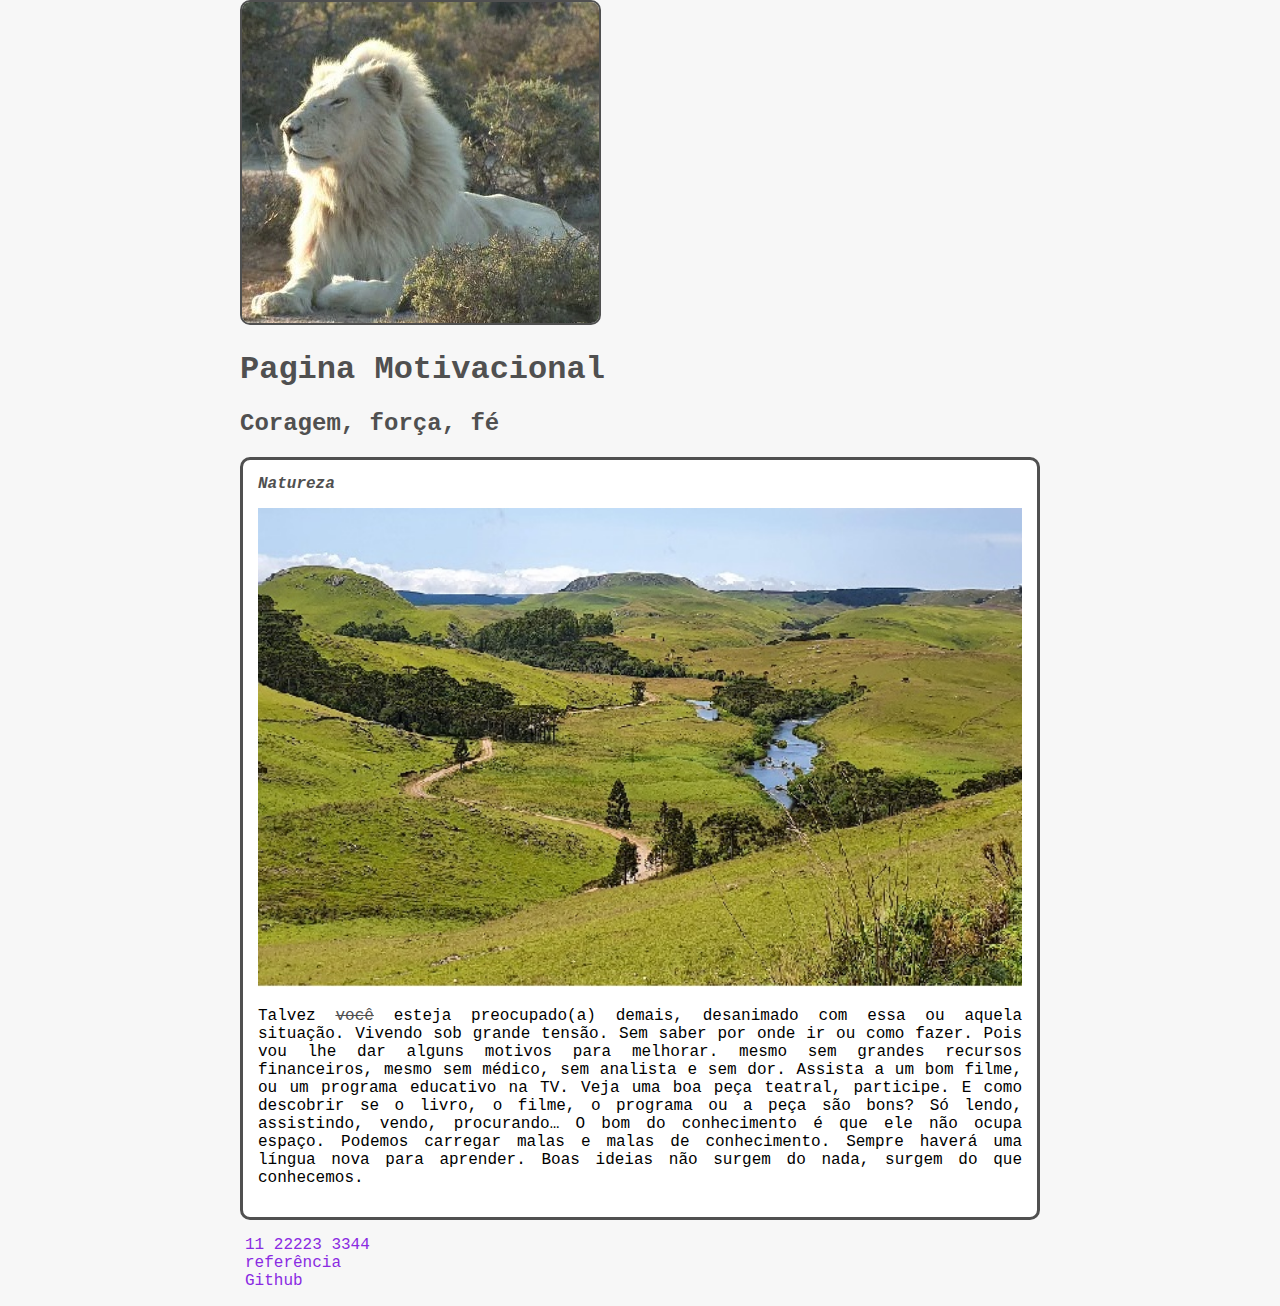
<file: Works DIO/HTML/teste.html>
<!DOCTYPE html>
<html>
	<head>
		<meta charset="utf-8">
		<title>teste pagina WEB</title>
		<link rel="stylesheet" href="style.css">
	</head>
	<body>
		<header>
			<img src="novoleao.jpg" alt="foto leão" class="top">
			<h1 id="title">Pagina Motivacional</h1>
		</header>
		<section>
			<header>
				<h2 class="subtitle">Coragem, força, fé</h2>
			</header>
			<article class="post">
				<header>
					<h3 class="post_title">Natureza</h3>
					<img src="camponovo.jpg" alt="foto campo" class="post_image">
				</header>
				<p class="post_content">
					Talvez <a href ="https://www.pensador.com/textos_motivacao/"target="_blank">você</a> esteja preocupado(a) demais,
					desanimado com essa ou aquela situação.
					Vivendo sob grande tensão.
					Sem saber por onde ir ou como fazer.
					Pois vou lhe dar alguns motivos para melhorar.
					mesmo sem grandes recursos financeiros,
					mesmo sem médico, sem analista e sem dor.
					Assista a um bom filme, ou um programa educativo na TV.
					Veja uma boa peça teatral, participe.

					E como descobrir se o livro, o filme, o programa ou a peça são bons?
					Só lendo, assistindo, vendo, procurando…
					O bom do conhecimento é que ele não ocupa espaço.
					Podemos carregar malas e malas de conhecimento.
					Sempre haverá uma língua nova para aprender.
					Boas ideias não surgem do nada,
					surgem do que conhecemos.
				</p>
			</article>
		</section>
		<footer>
			<ul class="contact_list">
				<li>
					<a href="11 22223 3344">11 22223 3344</a>
				</li>
				<li>
					<a href="https://www.pensador.com/textos_motivacao/" target="_blank">referência</a>
				</li>
				<li>
					<a href="https://github.com/Walldep" target="_blank">Github</a>
				</li>
			</ul>
		</footer>
	</body>
</html>
</file>
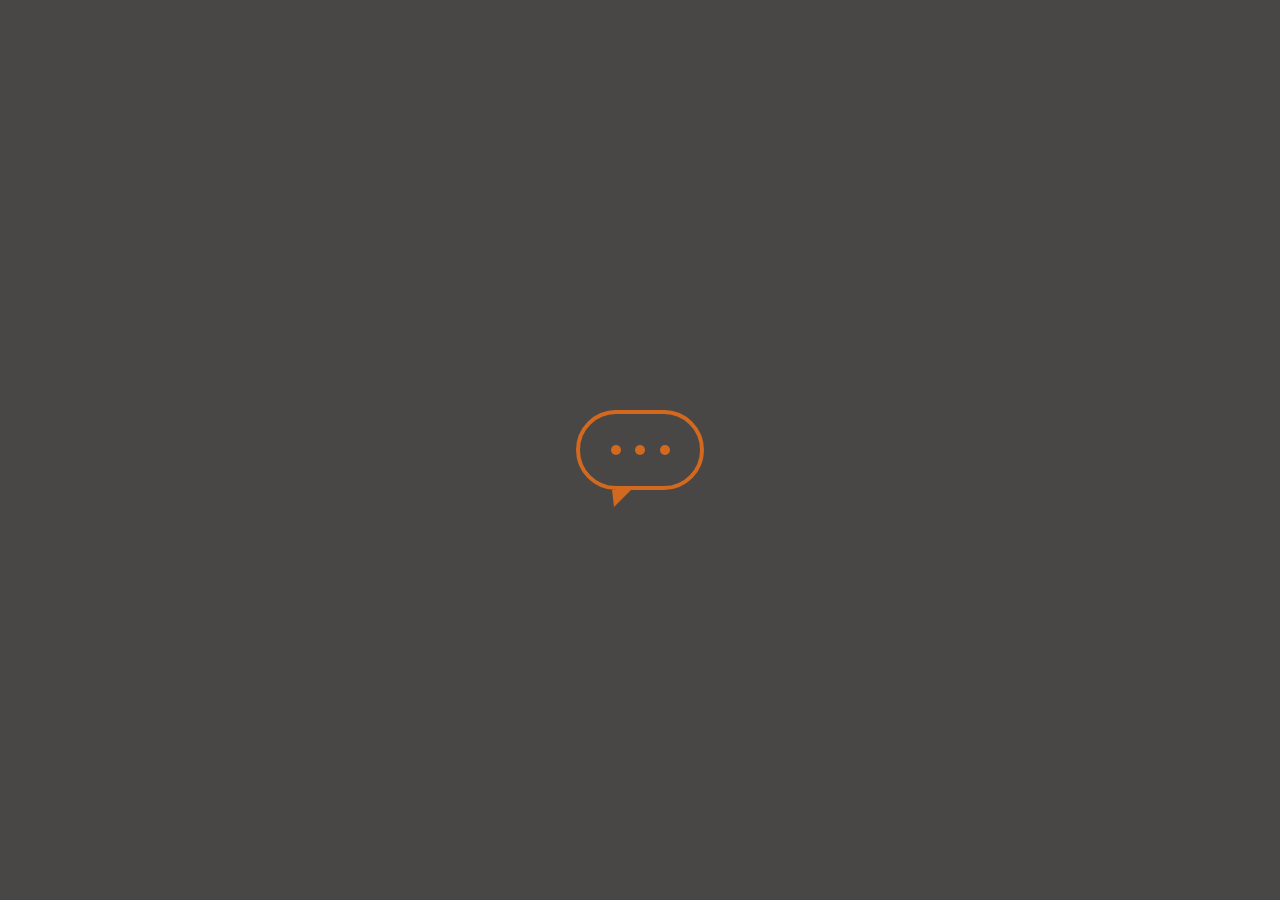
<file: Works DIO/keyf2/key2.html>
<!DOCTYPE html>
<html>
<head>
    <meta charset="UTF-8">
    <meta name="viewport" content="width=device-width, initial-scale=1.0">
    <link rel="stylesheet" href="key2.css">
    <title>Key2</title>
</head>
<body>
    <main class="wrapper">
        <div class="chatbot">
            <div class="chatbot_loading"></div>
            <div class="chatbot_loading"></div>
            <div class="chatbot_loading"></div>
        </div>
    </main>
</body>
</html>
</file>
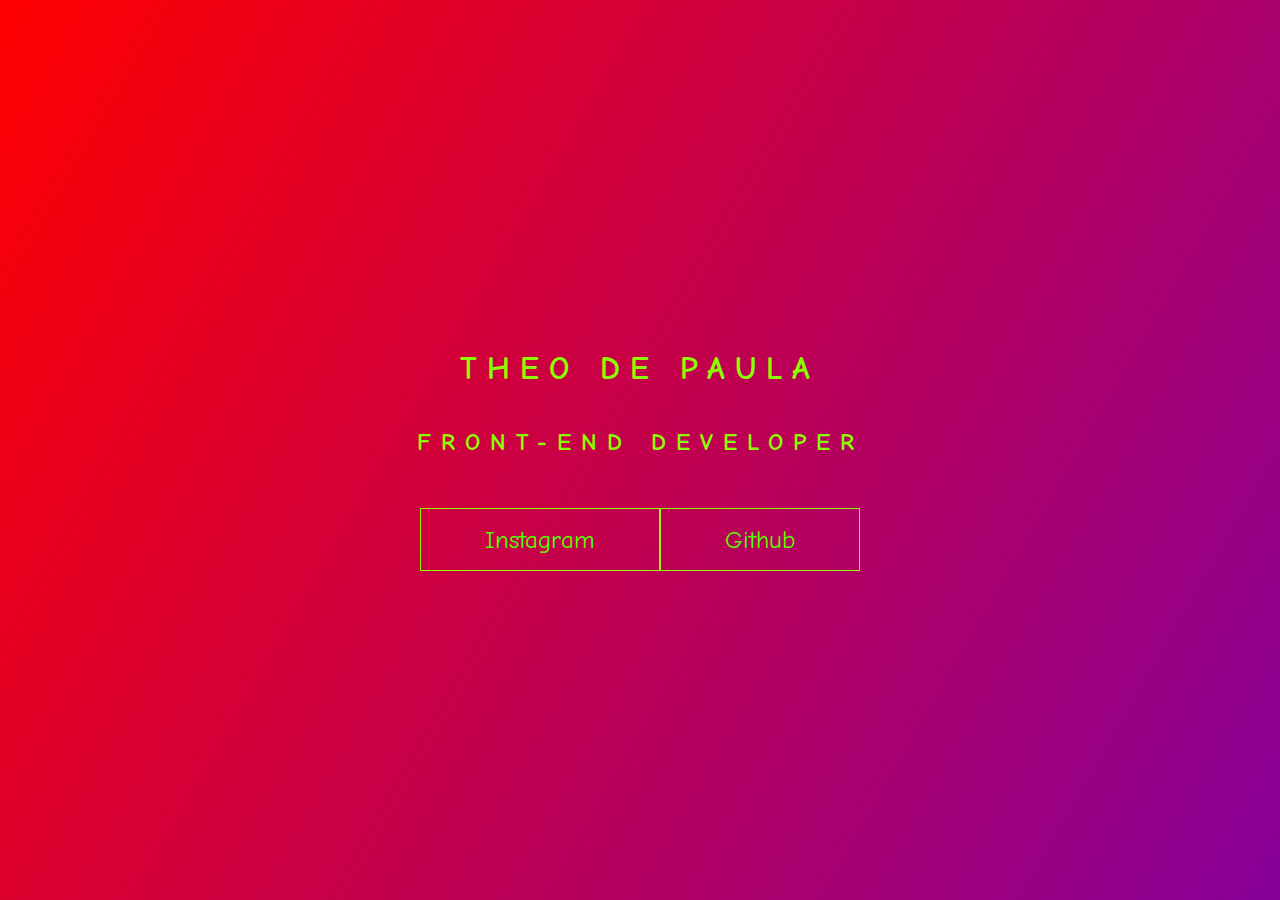
<file: Works DIO/keyframes/keyframe.html>
<!DOCTYPE html>
<html lang="en">
<head>
    <meta charset="UTF-8">
    <meta name="viewport" content="width=device-width, initial-scale=1.0">
    <link rel="stylesheet" href="style.css">
    <title>Keyframe</title>
</head>
<body>
    <main class="wrapper">
        <h1>Theo de Paula</h1>
        <h2>Front-end Developer</h2>
        <div class="social-media">
            <a href="#">Instagram</a>
            <a href="#">Github</a>
        </div>
    </main>
</body>
</html>
</file>
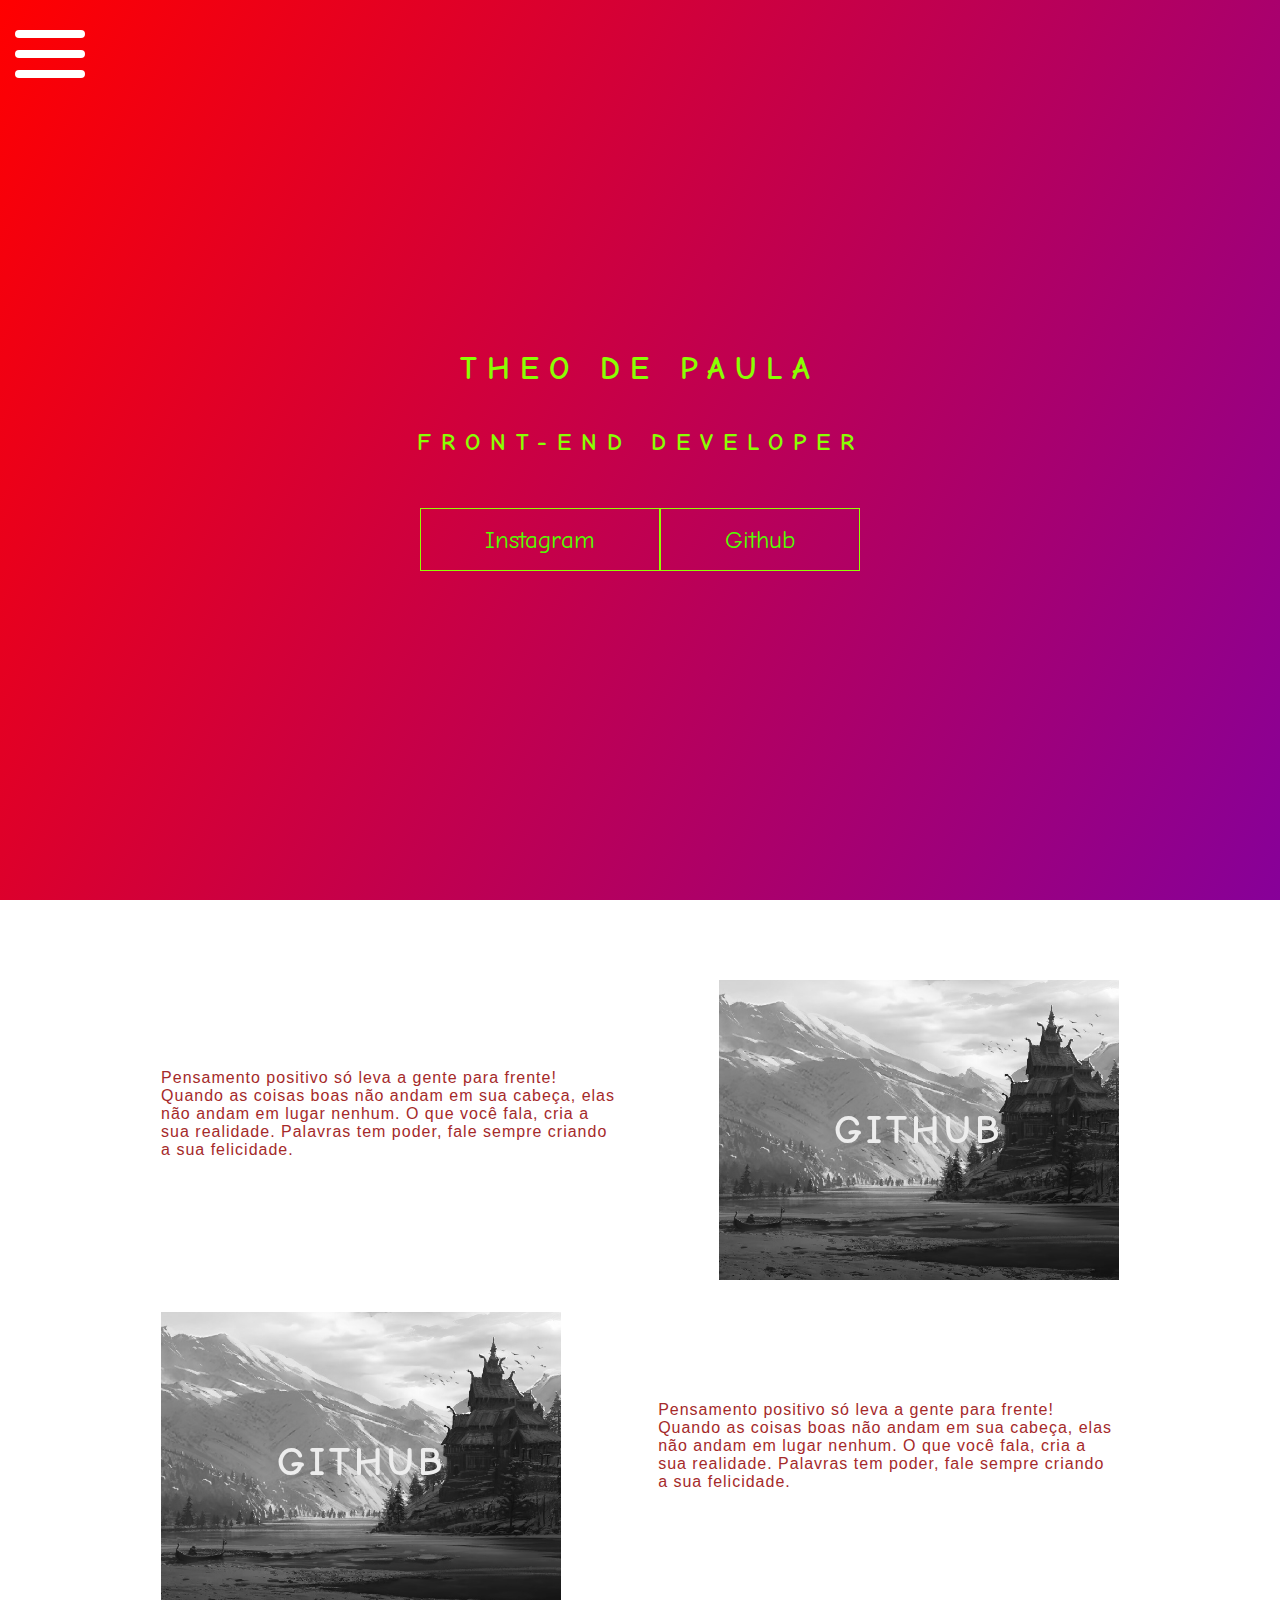
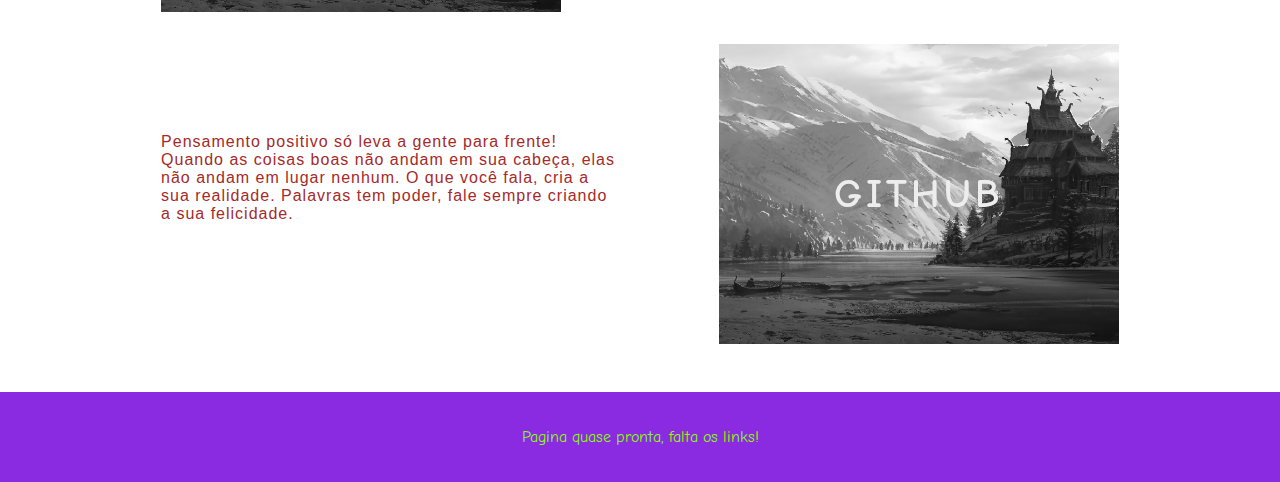
<file: Works DIO/projeto pagina/projeto pagina.html>
<!DOCTYPE html>
<html lang="en">

<head>
	<meta charset="UTF-8">
	<meta name="viewport" content="width=device-width, initial-scale=1.0">
	<link rel="stylesheet" href="style.css">
	<title>pagina_semicomp</title>
</head>

<body>
	<div class="wrapper">
		<h1>Theo de Paula</h1>
		<h2>Front-end Developer</h2>
		<div class="social-media">
			<a href="#">Instagram</a>
			<a href="#">Github</a>
			<div class="trace"></div>
		</div>
	</div>
	<div class="checkbox-wrapper">
		<input type="checkbox" id="toggle">
		<label class="checkbox" for="toggle">
			<charset class="trace"></charset>
			<charset class="trace"></charset>
			<charset class="trace"></charset>
		</label>
		<div class="menu">
			<nav class="menu-itens">
				<ul>
					<li>
						<a href="#">Projeto</a>
					</li>
					<li>
						<a href="#">Instagram</a>
					</li>
					<li>
						<a href="#">Github</a>
					</li>
				</ul>
			</nav>
		</div>
	</div>
</body>

</html>

<header class="container">
	<div class="card-container">
		<div class="card-text">
			Pensamento positivo só leva a gente para frente! Quando as coisas boas não andam em sua cabeça, elas não
			andam em lugar nenhum. O que você fala, cria a sua realidade. Palavras tem poder, fale sempre criando a sua
			felicidade.
		</div>
		<div class="card">
			<div class="card-wrapper">
				<h2>Github</h2>
				<P>Meu Projeto</P>
			</div>
		</div>
	</div>
	<div class="card-container">
		<div class="card">
			<div class="card-wrapper">
				<h2>Github</h2>
				<P>Meu Projeto</P>
			</div>
		</div>
		<div class="card-text">
			Pensamento positivo só leva a gente para frente! Quando as coisas boas não andam em sua cabeça, elas não
			andam em lugar nenhum. O que você fala, cria a sua realidade. Palavras tem poder, fale sempre criando a sua
			felicidade.
		</div>
	</div>
	<div class="card-container">
		<div class="card-text">
			Pensamento positivo só leva a gente para frente! Quando as coisas boas não andam em sua cabeça, elas não
			andam em lugar nenhum. O que você fala, cria a sua realidade. Palavras tem poder, fale sempre criando a sua
			felicidade.
		</div>
		<div class="card">
			<div class="card-wrapper">
				<h2>Github</h2>
				<P>Meu Projeto</P>
			</div>
		</div>
	</div>
</header>
<footer class="footer">
	Pagina quase pronta, falta os links!
</footer>
</file>
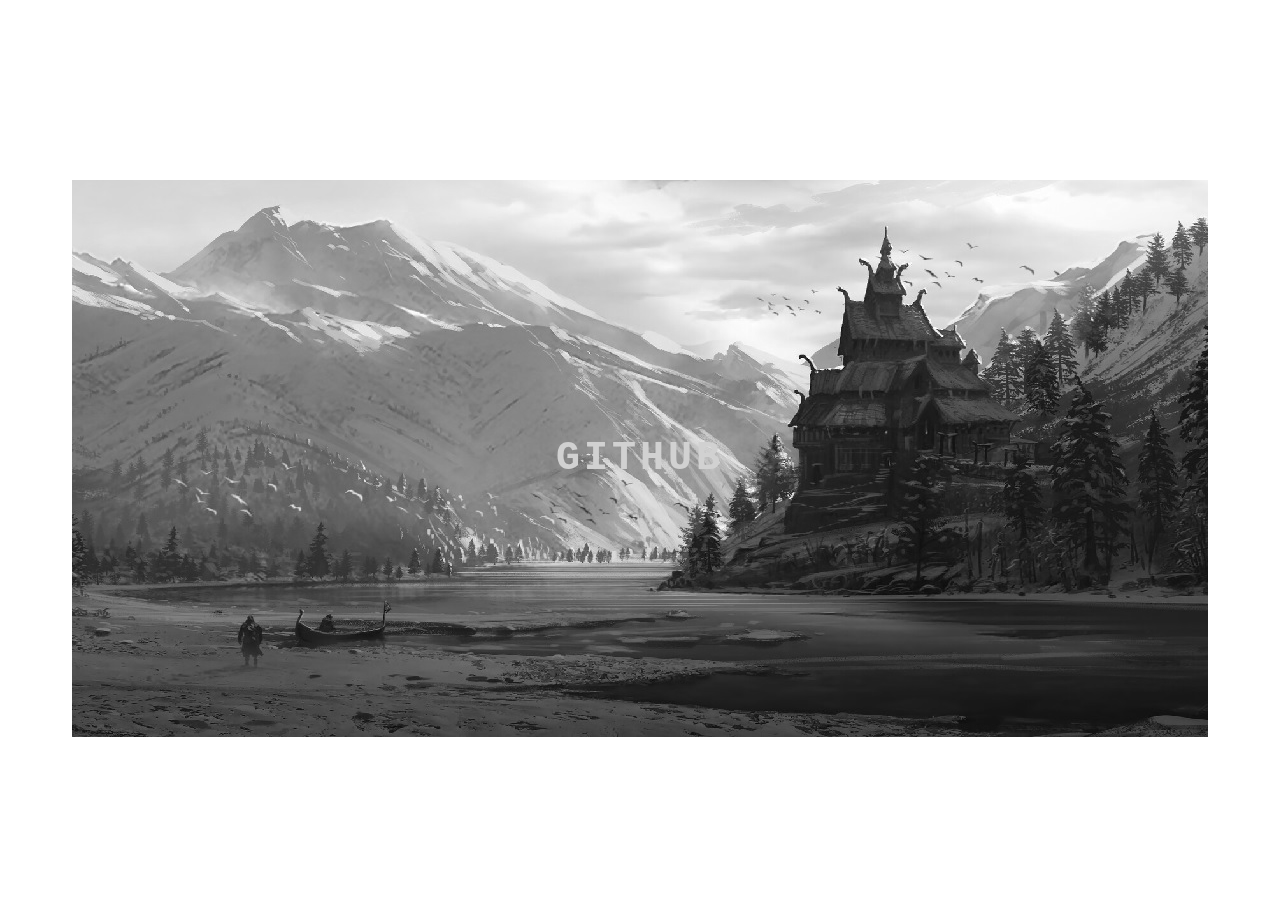
<file: Works DIO/transitions/transitions.html>
<!DOCTYPE html>
<html lang="en">
<head>
    <meta charset="UTF-8">
    <meta name="viewport" content="width=device-width, initial-scale=1.0">
    <link rel="stylesheet" href="style.css">
    <title>Projeto_Transition</title>
</head>
<body>
    <div class="container">
        <div class="card">
            <div class="card-wrapper">
                <h2>Github</h2>
                <P>Meu Projeto</P>  
            </div>
        </div>
    </div>    
</body>
</html>
</file>
<file: Works DIO/HTML/style.css>
body { 
	background: #f7f7f7;
	font-family: 'Courier New';
	max-width: 800px;
	margin: auto;
}

.top {
	border: 2px solid #505050;
	border-radius: 10px;
}

#title, .subtitle, .post_title {
	color: #505050;
}

.title {
	font-size: 40px;
	text-transform: uppercase;
}

a {
	text-decoration: line-through;
	color: #505050;
}

.post_title {
	
	font-size: 16px;
	font-style: italic;
	margin: 0;
	margin-bottom: 15px;
}

.post {
	background: #FFF;
	padding: 15px;
	border: 3px solid #505050;
	margin-bottom: 15px;
	border-radius: 10px;
}

.post_content {
	margin: 0;
	margin-bottom: 15px;
	text-transform: full-width;
	text-align: justify;
}

.post_image {
	margin-bottom: 15px;
	width: 100%;
}

.contact_list {
	list-style-type: none;
	padding-left: 5px;
}

.contact_list li a {
	color: blueviolet;
	text-decoration: none;
}
</file>
<file: Works DIO/keyf2/key2.css>
body {
    margin: 0;
    padding: 0;
    font-family: 'Lucida Sans';
}

.wrapper {
    height: 100vh;
    width: 100vw;
    background-color: rgb(73, 70, 70);
    display: flex;
    justify-content: center;
    align-items: center;
}

.chatbot {
    height: 5rem;
    width: 8rem;
    border-radius: 40px;
    border: 4px solid chocolate;
    padding: 0 1rem;
    box-sizing: border-box;
    display: flex;
    justify-content: space-evenly;
    align-items: center;
    position: relative;
    transform: translateY(0);
    animation: chatTranslate 2s ease-in-out infinite;
}

.chatbot::before {
    content: '';
    width: 0;
    height: 0;
    position: absolute;
    bottom: -1.3rem;
    left: 2rem;
    border-left: 2px solid transparent;
    border-right: 17px solid transparent;
    border-top: 17px solid chocolate;
}

.chatbot_loading {
    height: 10px;
    width: 10px;
    border-radius: 50%;
    background-color: chocolate;
    transform: scale(1);
}

.chatbot_loading:nth-child(1) {
    animation: pulse 1.5s ease-in-out infinite;
}

.chatbot_loading:nth-child(2) {
    animation: pulse 1.5s ease-in-out infinite;
    animation-delay: 0.2s;
}

.chatbot_loading:nth-child(3) {
    animation: pulse 1.5s ease-in-out infinite;
    animation-delay: 0.4s;
}

@keyframes pulse {
    0% {
        transform: scale(1);
    }
    50% {
        transform: scale(2);
    }
    100% {
        transform: scale(1);
    }
}

@keyframes chatTranslate {
    0% {
        transform: translateY(0);
    }
    50% {
        transform: translateY(15px);
    }
    100% {
        transform: translateY(0);
    }
}
</file>
<file: Works DIO/keyframes/style.css>
@import url('https://fonts.googleapis.com/css2?family=Comic+Neue:ital@1&display=swap');

body {
    margin: 0;
    padding: 0;
    color: rgb(137, 255, 2);
    font-family: 'Comic Neue';
}

.wrapper {
    height: 100vh;
    width: 100vw;
    background: linear-gradient(120deg, rgb(255, 0, 0), rgb(55, 0, 255), rgb(142, 168, 255), rgb(0, 0, 0));
    background-size: 500% 500%;
    display: flex;
    flex-direction: column;
    justify-content: center;
    align-items: center;
    animation: gif 10s ease-in-out infinite;
}

h1 {
    text-transform: uppercase;
    letter-spacing: 10px;
}

h2 {
    text-transform: uppercase;
    letter-spacing: 10px;
}

.social-media {
    margin-top: 2rem;
    display: flex;
}

a {
    text-decoration: none;
    color: rgb(81, 255, 0);
    font-size: 25px;
    padding: 1rem 4rem;
    border: 1px solid rgb(145, 253, 3);
    min-width: 4rem;
    display: flex;
    justify-content: center;
    align-items: center;
    transition: 0.5s cubic-bezier(0.11, 0.222, 0.777, 0.99);
}

a:hover {
    color: rgb(53, 53, 253);
    background-color: rgb(251, 255, 0);
}

@keyframes gif {
    0% {
        background-position: 0% 80%;
    }
    50% {
        background-position: 80% 100%;
    }
    100% {
        background-position: 0% 90%;
    }
}
</file>
<file: Works DIO/projeto pagina/style.css>
@import url('https://fonts.googleapis.com/css2?family=Comic+Neue:ital@1&display=swap');

body {
    margin: 0;
    padding: 0;
    color: rgb(137, 255, 2);
    font-family: 'Comic Neue';
}

.wrapper {
    height: 100vh;
    width: 100vw;
    background: linear-gradient(120deg, rgb(255, 0, 0), rgb(55, 0, 255), rgb(142, 168, 255), rgb(0, 0, 0));
    background-size: 500% 500%;
    display: flex;
    flex-direction: column;
    justify-content: center;
    align-items: center;
    animation: gif 10s ease-in-out infinite;
}

h1 {
    text-transform: uppercase;
    letter-spacing: 10px;
}

h2 {
    text-transform: uppercase;
    letter-spacing: 10px;
}

.social-media {
    margin-top: 2rem;
    display: flex;
}

a {
    text-decoration: none;
    color: rgb(81, 255, 0);
    font-size: 25px;
    padding: 1rem 4rem;
    border: 1px solid rgb(145, 253, 3);
    min-width: 4rem;
    display: flex;
    justify-content: center;
    align-items: center;
    transition: 0.5s linear;
}

a:hover {
    color: rgb(53, 53, 253);
    background-color: rgb(251, 255, 0);
}

.menu {
    position: absolute;
    top: 50px;
    left: 50px;
    background: bottom;
    height: 1px;
    width: 1px;
    border-radius: 140%;
    box-shadow: 0px 0px 0px 0px gray;
    z-index: -1;
    transition: 1s ease-in-out 0s;
}

.menu-itens {
    position: absolute;
    width: 20%;
    height: 20%;
    justify-content: center;
    align-items: center;
    z-index: 10;
    opacity: 10;
    visibility: visible;
    transition: 1s ease-in-out 0.5s;
}

.menu-itens ul {
    list-style-type: none;
}

.menu-itens ul li a {
    margin: 5px 40px;
    color: rgb(157, 255, 0);
    text-decoration: none;
    text-transform: uppercase;
    font-size: 30px;
    z-index: 10;
    opacity: 10;
    visibility: visible;
    border: none;
}

@keyframes gif {
    0% {
        background-position: 0% 80%;
    }
    50% {
        background-position: 80% 100%;
    }
    100% {
        background-position: 0% 90%;
    }
}

.checkbox {
    height: 100px;
    width: 100px;
    display: flex;
    justify-content: center;
    position: absolute;
    cursor: pointer;
    top: 0;
    left: 0;
    z-index: 9999;
    transition: 0.2s linear;
}

.checkbox .trace {
    width: 70px;
    height: 8px;
    background-color: rgb(255, 255, 255);
    position: absolute;
    border-radius: 4px;
    transition: 0.5s ease-in-out;
}

.checkbox .trace:nth-child(1) {
    top: 30px;
    transform: rotate(0);
}

.checkbox .trace:nth-child(2) {
    top: 50px;
    transform: rotate(0);
}

.checkbox .trace:nth-child(3) {
    top: 70px;
    transform: rotate(0);
}

#toggle {
    display: none;
}

#toggle:checked + .checkbox .trace:nth-child(1) {
    transform: rotate(45deg);
    top: 47px;
}

#toggle:checked + .checkbox .trace:nth-child(2) {
    transform: translateX(-100px);
    width: 30px;
    visibility: hidden;
    opacity: 0;
}

#toggle:checked + .checkbox .trace:nth-child(3) {
    transform: rotate(-45deg);
    top: 48px;
}

#toggle:checked + .checkbox {
    background-color: red;
}

#toggle:checked ~ .menu {
    box-shadow: 0px 0px 0px 100vmax gray;
    z-index: 10;
}

#toggle:checked ~ .menu-itens {
    visibility: visible;
    opacity: 10;
}

.container {
    width: 100%;
    height: auto;
    display: flex;
    flex-direction: column;
    justify-content: space-evenly;
    align-items: center;
    margin: 3rem 0;
}

.card-container {
    display: flex;
    align-items: center;
    justify-content: space-evenly;
    width: 90%;
}

.card {
    height: 300px;
    width: 400px;
    margin: 2rem 0 0;
    background-image: url('./vallha.jpg');
    background-position: center;
    background-repeat: no-repeat;
    background-size: cover;
    display: flex;
    justify-content: center;
    align-items: center;
    filter: grayscale(1.5);
    color: white;
    cursor: pointer;
    transition: 0.3s;
}

.card-text {
    width: 40%;
    font-family: sans-serif;
    letter-spacing: 1px;
    color: brown;
}

.card-wrapper {
    border: 10px;
    border-radius: 20px;
    text-align: center;
    display: flex;
    flex-direction: column;
    justify-content: center;
    align-items: center;
    position: relative;
    color: rgb(255, 255, 0);
}

.card-wrapper::before {
    content: '';
    position: absolute;
    height: 100px;
    width: 100px;
    display: block;
    border: 1px solid white;
    opacity: 0;
    transition: 0.3s;
}

.card-wrapper h2 {
    font-size: 40px;
    text-transform: uppercase;
    letter-spacing: 4px;
    margin: 0;
    transition: 0.3s;
}

.card-wrapper p {
    font-size: 0;
    visibility: hidden;
    opacity: 0;
    font-weight: bold;
    text-transform: uppercase;
    transition: 0.3s;
}

.card:hover {
    filter:unset;
}

.card:hover > .card-wrapper::before {
    height: 250px;
    width: 300px;
    opacity: 1;
}

.card:hover > .card-wrapper p {
    opacity: 1;
    visibility: visible;
    font-size: 20px;
}

.footer {
    height: 90px;
    width: 100%;
    display: flex;
    justify-content: center;
    align-items: center;
    background-color: blueviolet;
}

@media (max-width: 800px) {
    .social-media {
        flex-direction: column;
        justify-items: center;
    }

    .container {
        margin-top: 0;
    }

    .card-container {
        flex-direction: column;
    }

    .container .card-container:nth-child(1),
    .container .card-container:nth-child(3) {
        flex-direction: column-reverse;
    }

    .card {
        height: 250px;
        width: 250px;
    }

    .card-text {
        width: 90%;
        margin-top: 2rem;
        text-align: center;
    }

    .card:hover > .card-wrapper::before {
        height: 190px;
        width: 190px;
    }
}
</file>
<file: Works DIO/transitions/style.css>
body {
    font-family: Courier;
}

.container {
    border: 10px;
    border-radius: 20px;
    width: 100%;
    height: 100vh;
    display: flex;
    justify-content: center;
    align-items: center;
}

.card {
    height: 557px;
    width: 1136px;
    background-image: url('./vallha.jpg');
    background-position: center;
    background-repeat: no-repeat;
    background-size: cover;
    display: flex;
    justify-content: center;
    align-items: center;
    filter: grayscale(1.5);
    color: white;
    cursor: pointer;
    transition: 0.3s;
}

.card-wrapper {
    border: 10px;
    border-radius: 20px;
    text-align: center;
    display: flex;
    flex-direction: column;
    justify-content: center;
    align-items: center;
    position: relative;
    color: chartreuse;
}

.card-wrapper::before {
    border: 10px;
    border-radius: 20px;
    content: '';
    position: absolute;
    height: 100px;
    width: 100px;
    display: block;
    border: 1px solid white;
    opacity: 0;
    transition: 0.3s;
}

.card-wrapper h2 {
    font-size: 40px;
    text-transform: uppercase;
    letter-spacing: 4px;
    margin: 0;
    transition: 0.3s;
}

.card-wrapper p {
    font-size: 0;
    visibility: hidden;
    opacity: 0;
    font-weight: bold;
    text-transform: uppercase;
    transition: 0.3s;
}

.card:hover {
    filter:unset;
}

.card:hover > .card-wrapper::before {
    height: 500px;
    width: 700px;
    opacity: 1;
}

.card:hover > .card-wrapper p {
    opacity: 1;
    visibility: visible;
    font-size: 20px;
}
</file>
